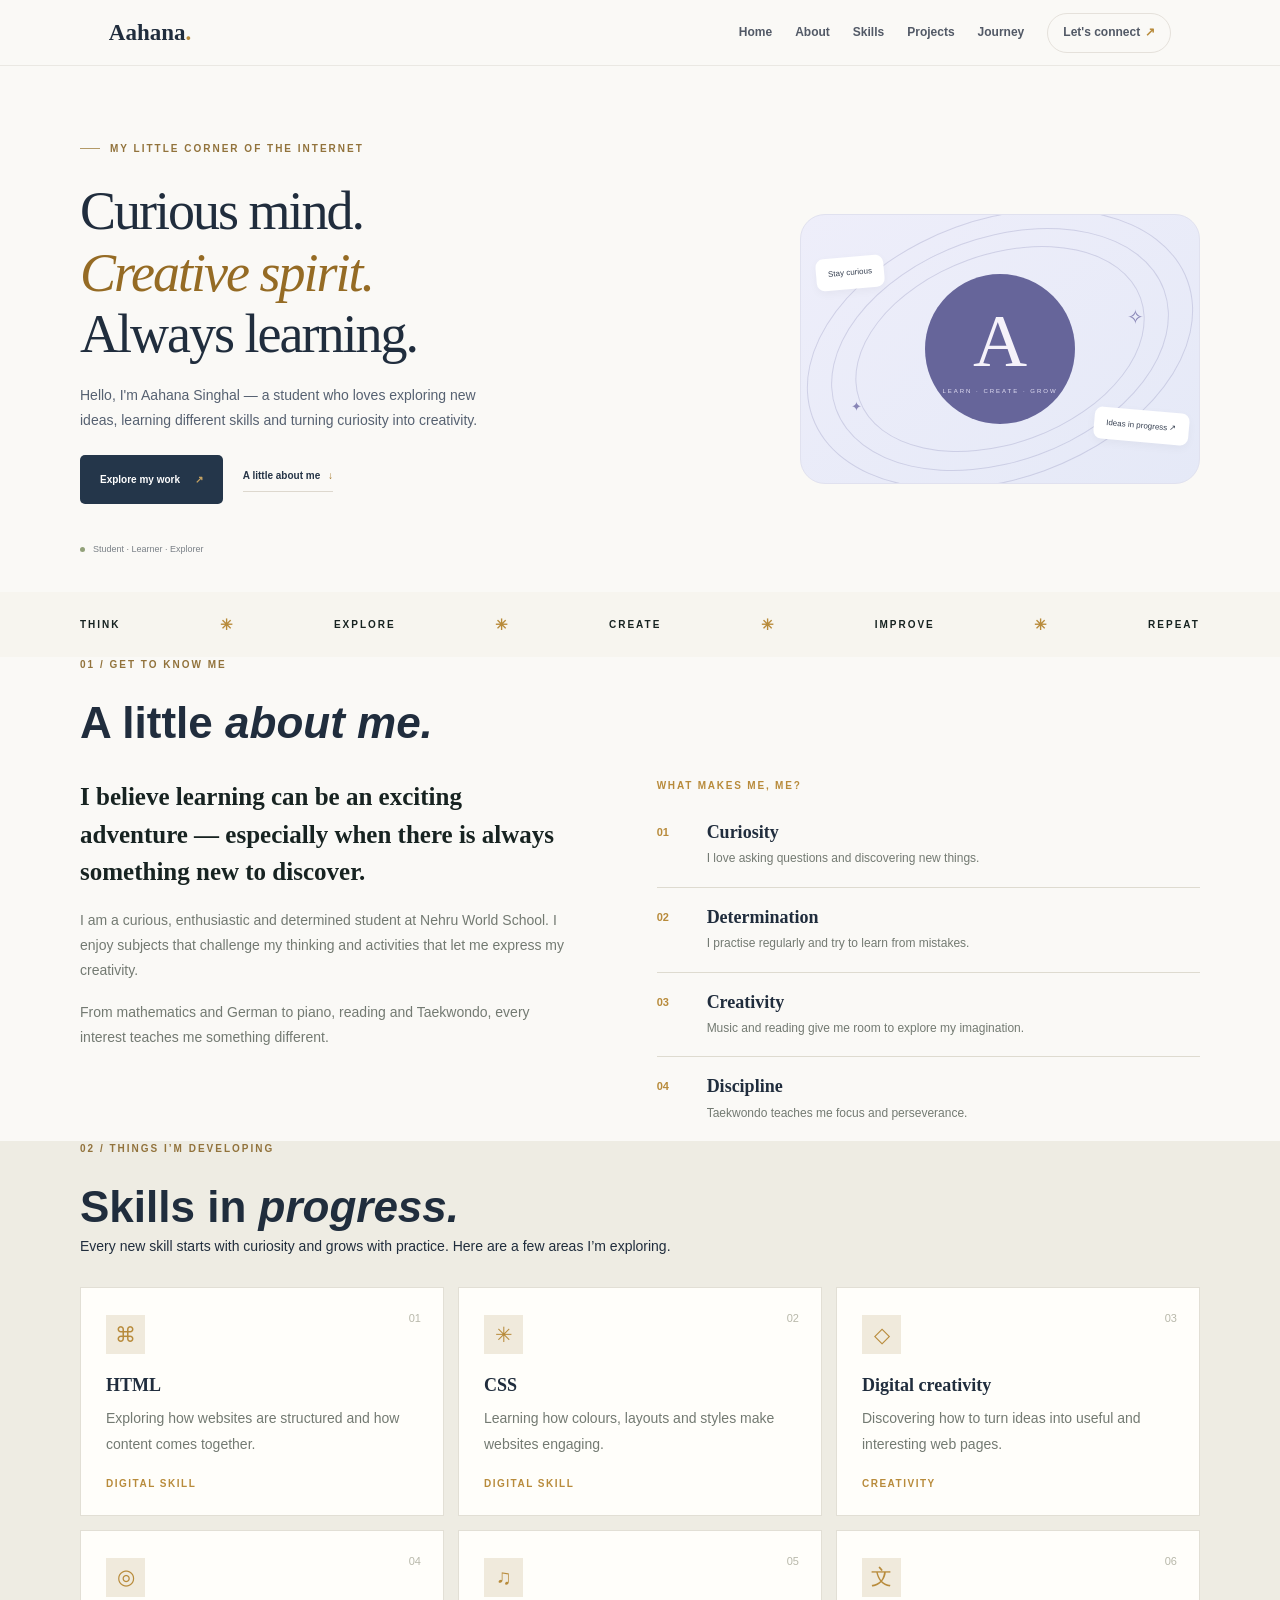
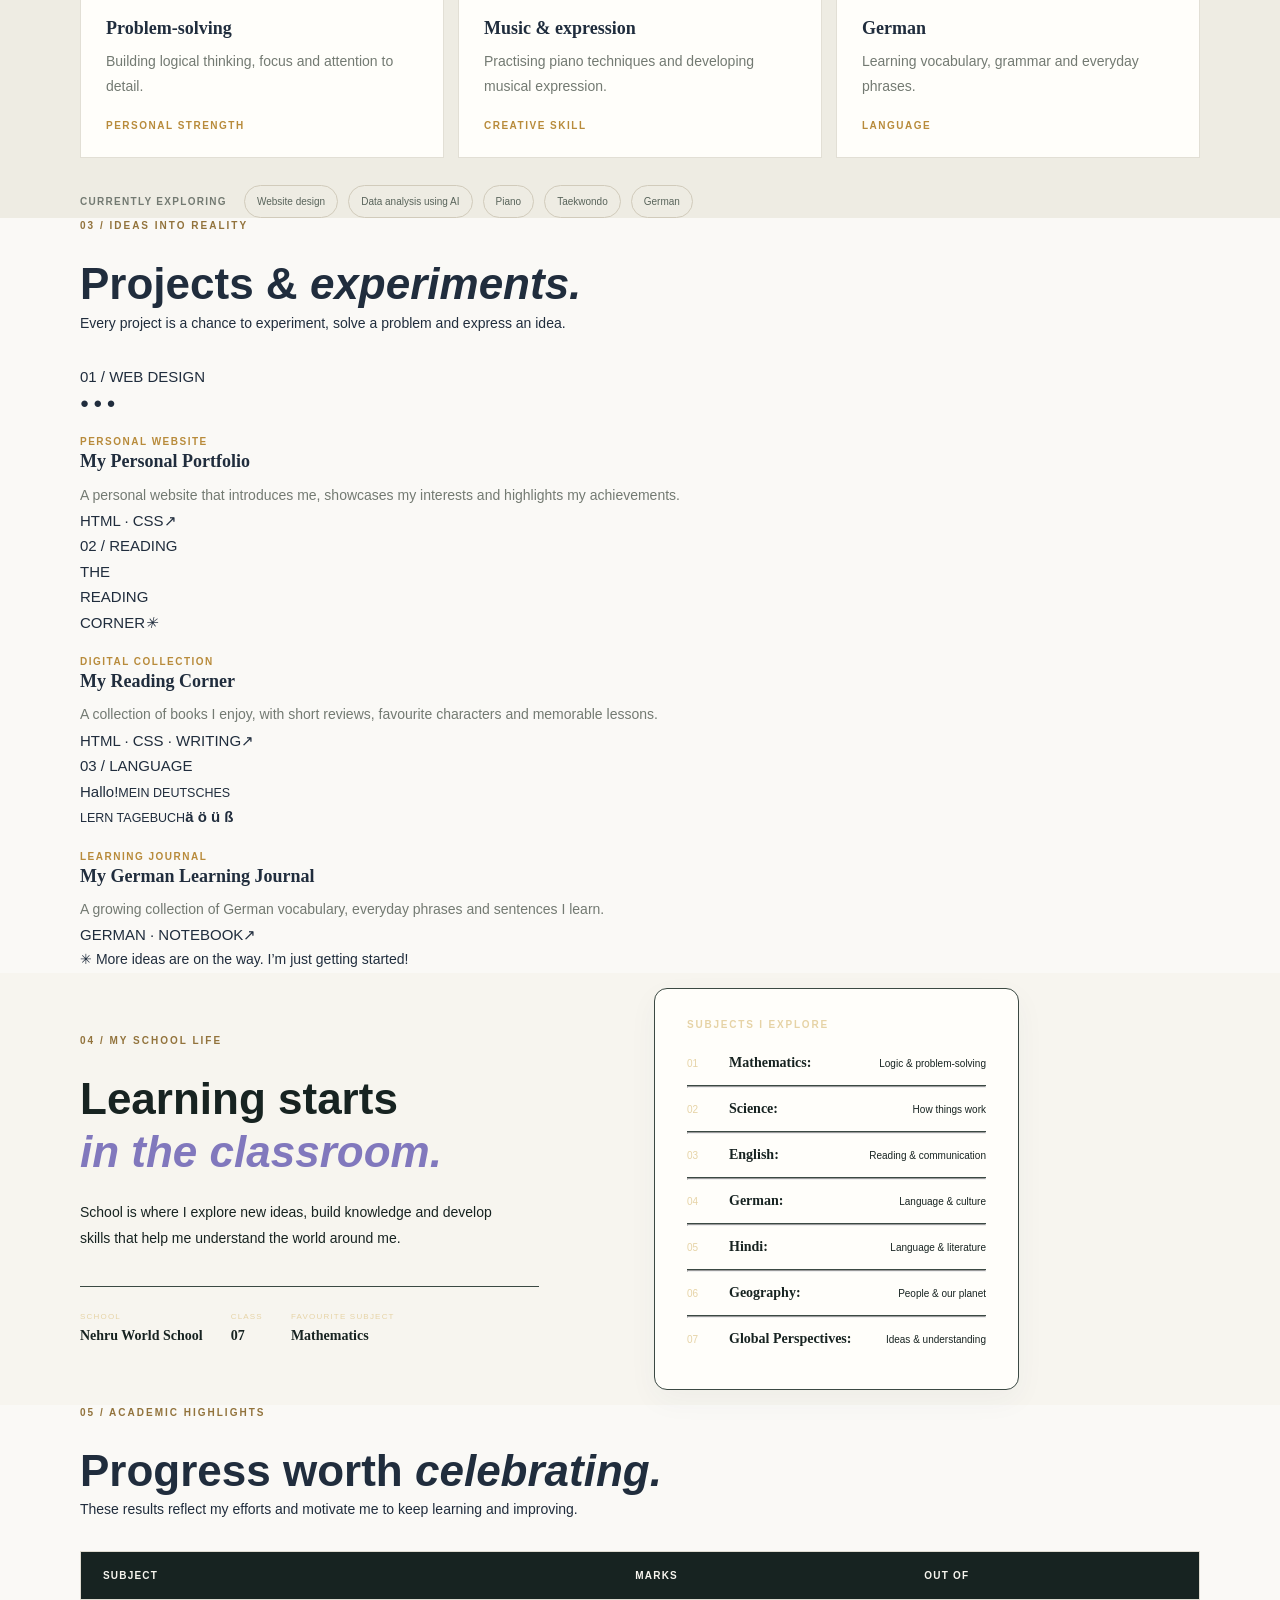
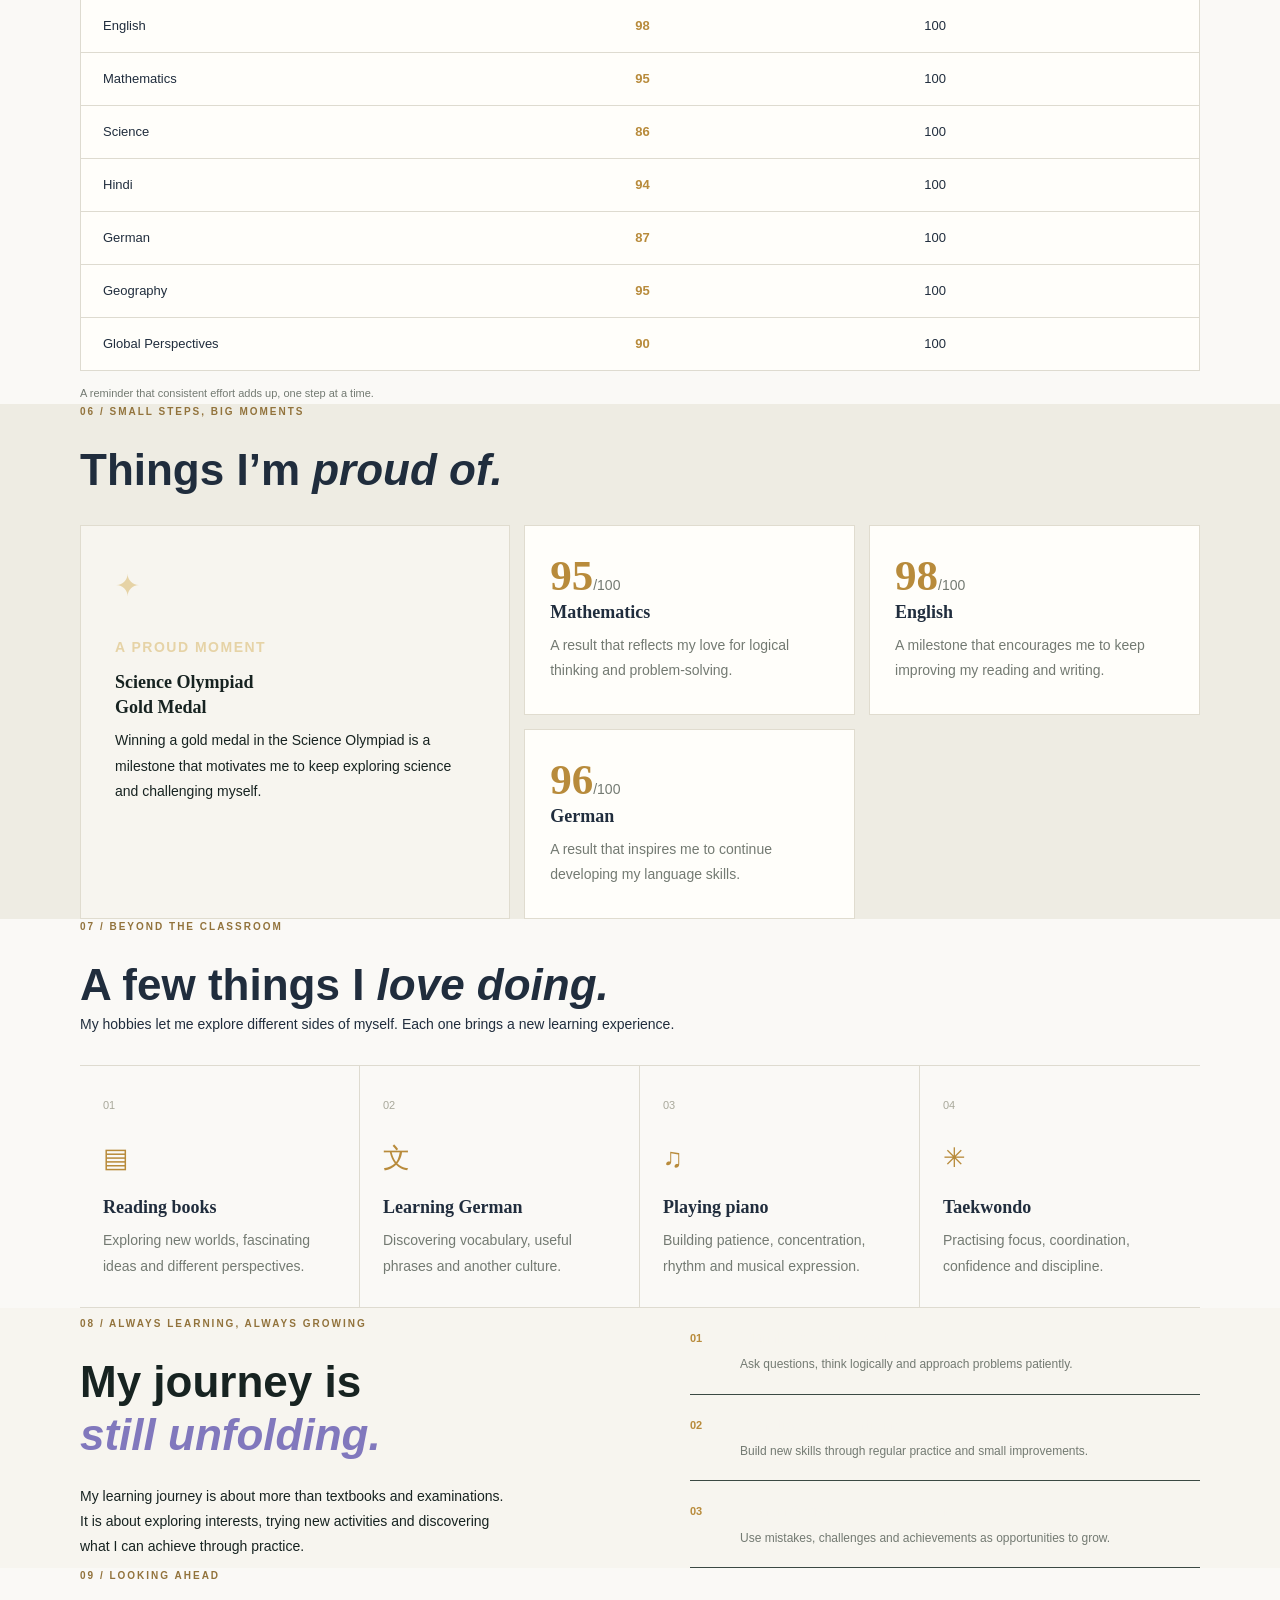
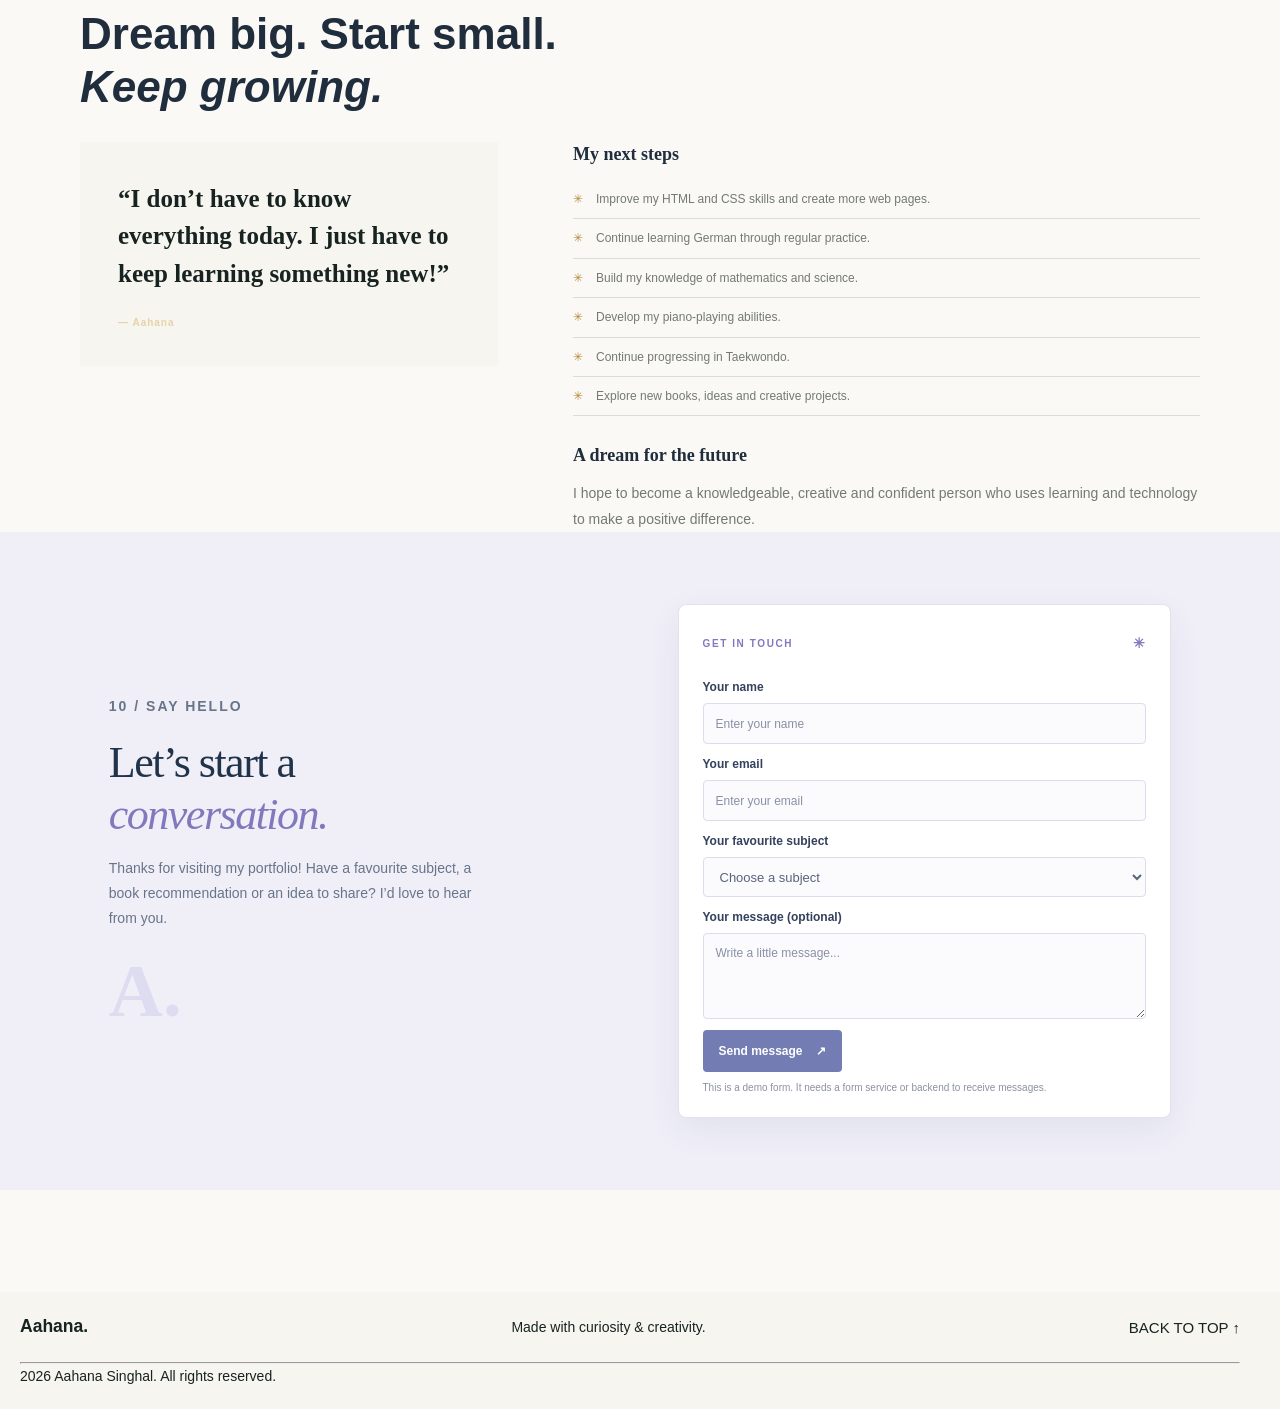
<file: index.html>
<!DOCTYPE html>
<html lang="en">
 <head>
  <meta charset="utf-8"/>
  <meta name="viewport" content="width=device-width, initial-scale=1.0">
  <title>
   My Portfolio
  </title>
  <link href="style.css" rel="stylesheet"/>
 </head>
 <body>
  <!-- ================= NAVBAR ================= -->
  <nav class="navbar">
    <div class="navbar-name">Aahana<span>.</span></div>

    <div class="navbar-links">
      <a href="#home">Home</a>

      <!-- About dropdown -->
      <div class="dropdown">
        <a href="#about" class="dropbtn">About</a>
        <div class="dropdown-content">
          <a href="#about">About Me</a>
          <a href="#school">My School</a>
          <a href="#hobbies">My Hobbies</a>
        </div>
      </div>

      <!-- Skills dropdown -->
      <div class="dropdown">
        <a href="#skills" class="dropbtn">Skills</a>
        <div class="dropdown-content">
          <a href="#skills">My Skills</a>
          <a href="#marks">My Marks</a>
          <a href="#achievements">Achievements</a>
          <a href="#journey">My Journey</a>
        </div>
      </div>

      <a href="#projects">Projects</a>
      <a href="#journey">Journey</a>
      <a href="#contact" class="connect-btn">Let's connect <span>↗</span></a>
    </div>
  </nav>

  <!-- ================= HERO SECTION ================= -->
  <section class="hero" id="home">
    <!-- Hero section left: introduction and buttons -->
    <div class="hero-content">
      <div class="eyebrow"><span class="line"></span> MY LITTLE CORNER OF THE INTERNET</div>
      <h1>Curious mind.<br><span>Creative spirit.</span><br>Always learning.</h1>
      <p class="intro-text">Hello, I'm Aahana Singhal — a student who loves exploring new ideas, learning different skills and turning curiosity into creativity.</p>
      <div class="hero-buttons">
        <a href="#projects" class="primary-btn">Explore my work <span>↗</span></a>
        <a href="#about" class="secondary-btn">A little about me <span>↓</span></a>
      </div>
      <div class="hero-footer"><span class="green-dot"></span> Student · Learner · Explorer</div>
    </div>


    <!-- Hero section right: decorative orbital graphic -->
    <div class="hero-graphic" aria-label="Decorative learning and creativity graphic">
      <div class="orbit orbit-one"></div>
      <div class="orbit orbit-two"></div>
      <div class="orbit orbit-three"></div>
      <div class="center-circle"><span class="letter">A</span><span class="circle-caption">LEARN · CREATE · GROW</span></div>
      <span class="star star-one">✳</span><span class="star star-two">✧</span>
      <span class="star star-three">✦</span><span class="star star-four">✳</span>
      <div class="floating-label label-one">Stay curious</div>
      <div class="floating-label label-two">Ideas in progress ↗</div>
    </div>
  </section>
  
      <section class="intro-strip">
      <div class="container strip-inner">
        <span>THINK</span><i>✳</i><span>EXPLORE</span><i>✳</i><span>CREATE</span><i>✳</i><span>IMPROVE</span><i>✳</i><span>REPEAT</span>
      </div>
    </section>

        <section class="section container" id="about">
      <div class="section-heading">
        <p class="eyebrow">01 / GET TO KNOW ME</p>
        <h2>A little <em>about me.</em></h2>
      </div>
      <div class="about-layout">
        <div class="about-lead">
          <p class="large-copy">I believe learning can be an exciting adventure — especially when there is always something new to discover.</p>
          <p>I am a curious, enthusiastic and determined student at Nehru World School. I enjoy subjects that challenge my thinking and activities that let me express my creativity.</p>
          <p>From mathematics and German to piano, reading and Taekwondo, every interest teaches me something different.</p>
        </div>
        <div class=""marks-wrap>
          <p class="panel-label">WHAT MAKES ME, ME?</p>
          <article class="value-item"><span>01</span><div><h3>Curiosity</h3><p>I love asking questions and discovering new things.</p></div></article>
          <article class="value-item"><span>02</span><div><h3>Determination</h3><p>I practise regularly and try to learn from mistakes.</p></div></article>
          <article class="value-item"><span>03</span><div><h3>Creativity</h3><p>Music and reading give me room to explore my imagination.</p></div></article>
          <article class="value-item"><span>04</span><div><h3>Discipline</h3><p>Taekwondo teaches me focus and perseverance.</p></div></article>
      </div>
    </section>


 

  <!--  New Skills Part  -->
  <section class="section section-soft" id="skills">
      <div class="container">
        <div class="section-heading">
          <p class="eyebrow">02 / THINGS I’M DEVELOPING</p>
          <h2>Skills in <em>progress.</em></h2>
          <p class="section-intro">Every new skill starts with curiosity and grows with practice. Here are a few areas I’m exploring.</p>
        </div>
        <div class="skill-grid">
          <article class="skill-card">
            <span class="card-number">01</span>
            <div class="skill-icon">&#8984</div>
            <h3>HTML</h3>
            <p>Exploring how websites are structured and how content comes together.</p>
            <span class="card-tag">DIGITAL SKILL</span>
          </article>
          <article class="skill-card"><span class="card-number">02</span><div class="skill-icon">✳</div><h3>CSS</h3><p>Learning how colours, layouts and styles make websites engaging.</p><span class="card-tag">DIGITAL SKILL</span></article>
          <article class="skill-card"><span class="card-number">03</span><div class="skill-icon">◇</div><h3>Digital creativity</h3><p>Discovering how to turn ideas into useful and interesting web pages.</p><span class="card-tag">CREATIVITY</span></article>
          <article class="skill-card"><span class="card-number">04</span><div class="skill-icon">◎</div><h3>Problem-solving</h3><p>Building logical thinking, focus and attention to detail.</p><span class="card-tag">PERSONAL STRENGTH</span></article>
          <article class="skill-card"><span class="card-number">05</span><div class="skill-icon">♫</div><h3>Music & expression</h3><p>Practising piano techniques and developing musical expression.</p><span class="card-tag">CREATIVE SKILL</span></article>
          <article class="skill-card"><span class="card-number">06</span><div class="skill-icon">文</div><h3>German</h3><p>Learning vocabulary, grammar and everyday phrases.</p><span class="card-tag">LANGUAGE</span></article>
        </div>
        <div class="currently-learning">
          <span class="learning-label">CURRENTLY EXPLORING</span>
          <span>Website design</span><span>Data analysis using AI</span><span>Piano</span><span>Taekwondo</span><span>German</span>
        </div>
      </div>
    </section>

  <section class="section container" id="projects">
      <div class="section-heading heading-row">
        <div><p class="eyebrow">03 / IDEAS INTO REALITY</p><h2>Projects & <em>experiments.</em></h2></div>
        <p class="section-intro">Every project is a chance to experiment, solve a problem and express an idea.</p>
      </div>
      <div class="project-grid">
        <article class="project-card project-featured">
          <div class="project-visual visual-one"><span class="visual-label">01 / WEB DESIGN</span><div class="browser-window"><div class="browser-dots">● ● ●</div><div class="browser-lines"><b></b><i></i><i></i></div><div class="browser-blocks"><span></span><span></span><span></span></div></div></div>
          <div class="project-info"><p class="project-type">PERSONAL WEBSITE</p><h3>My Personal Portfolio</h3><p>A personal website that introduces me, showcases my interests and highlights my achievements.</p><div class="project-bottom"><span>HTML · CSS</span><span class="project-arrow">↗</span></div></div>
        </article>
        <article class="project-card">
          <div class="project-visual visual-two"><span class="visual-label">02 / READING</span><div class="book-art"><span>THE<br>READING<br>CORNER</span><i>✳</i></div></div>
          <div class="project-info"><p class="project-type">DIGITAL COLLECTION</p><h3>My Reading Corner</h3><p>A collection of books I enjoy, with short reviews, favourite characters and memorable lessons.</p><div class="project-bottom"><span>HTML · CSS · WRITING</span><span class="project-arrow">↗</span></div></div>
        </article>
        <article class="project-card">
          <div class="project-visual visual-three"><span class="visual-label">03 / LANGUAGE</span><div class="journal-art"><span>Hallo!</span><small>MEIN DEUTSCHES<br>LERN TAGEBUCH</small><b>ä ö ü ß</b></div></div>
          <div class="project-info"><p class="project-type">LEARNING JOURNAL</p><h3>My German Learning Journal</h3><p>A growing collection of German vocabulary, everyday phrases and sentences I learn.</p><div class="project-bottom"><span>GERMAN · NOTEBOOK</span><span class="project-arrow">↗</span></div></div>
        </article>
      </div>
      <p class="next-project-note"><span>✳</span> More ideas are on the way. I’m just getting started!</p>
    </section>

  <!--academics-->
      <section class="section section-dark" id="school">
      <div class="container academic-layout">
        <div>
          <p class="eyebrow">04 / MY SCHOOL LIFE</p>
          <h2>Learning starts<br><em>in the classroom.</em></h2>
          <p class="dark-copy">School is where I explore new ideas, build knowledge and develop skills that help me understand the world around me.</p>
          <div class="school-facts"><div><span>SCHOOL</span><strong>Nehru World School</strong></div><div><span>CLASS</span><strong>07</strong></div><div><span>FAVOURITE SUBJECT</span><strong>Mathematics</strong></div></div>
        </div>
        <div class="cards">
        <div class="subject-panel">
          <p class="panel-label">SUBJECTS I EXPLORE</p>
          <div class="subject-row"><span>01</span><b>Mathematics:</b><small>Logic & problem-solving</small></div>
          <hr><div class="subject-row"><span>02</span><b>Science:</b><small>How things work</small></div>
          <hr><div class="subject-row"><span>03</span><b>English:</b><small>Reading & communication</small></div>
          <hr><div class="subject-row"><span>04</span><b>German:</b><small>Language & culture</small></div>
          <hr><div class="subject-row"><span>05</span><b>Hindi:</b><small>Language & literature</small></div>
          <hr><div class="subject-row"><span>06</span><b>Geography:</b><small>People & our planet</small></div>
         <hr><div class="subject-row"><span>07</span><b>Global Perspectives:</b><small>Ideas & understanding</small></div>
        </div>
        </div>
      </div>
    </section>

  <!-- My marks table-->
  <section class="section container" id="marks">
      <div class="section-heading">
        <p class="eyebrow">05 / ACADEMIC HIGHLIGHTS</p>
        <h2>Progress worth <em>celebrating.</em></h2>
        <p class="section-intro">These results reflect my efforts and motivate me to keep learning and improving.</p>
      </div>
      <div class="marks-wrap">
        <table class="marks-table">
          <thead><tr><th>Subject</th><th>Marks</th><th>Out of</th></tr></thead>
          <tbody>
            <tr><td>English</td><td>98</td><td>100</td></tr>
            <tr><td>Mathematics</td><td>95</td><td>100</td></tr>
            <tr><td>Science</td><td>86</td><td>100</td></tr>
            <tr><td>Hindi</td><td>94</td><td>100</td></tr>
            <tr><td>German</td><td>87</td><td>100</td></tr>
            <tr><td>Geography</td><td>95</td><td>100</td></tr>
            <tr><td>Global Perspectives</td><td>90</td><td>100</td></tr>
          </tbody>
        </table>
      </div>
      <p class="table-note">A reminder that consistent effort adds up, one step at a time.</p>
    </section>
  
  <!--achievments-->
   <section class="section section-soft" id="achievements">
      <div class="container">
        <div class="section-heading">
          <p class="eyebrow">06 / SMALL STEPS, BIG MOMENTS</p>
          <h2>Things I’m <em>proud of.</em></h2>
        </div>
        <div class="achievement-grid">
          <article class="achievement-card achievement-main"><span class="achievement-symbol">✦</span><p class="project-type">A PROUD MOMENT</p><h3>Science Olympiad<br>Gold Medal</h3><p>Winning a gold medal in the Science Olympiad is a milestone that motivates me to keep exploring science and challenging myself.</p></article>
          <article class="achievement-card"><span class="achievement-score">95<span>/100</span></span><h3>Mathematics</h3><p>A result that reflects my love for logical thinking and problem-solving.</p></article>
          <article class="achievement-card"><span class="achievement-score">98<span>/100</span></span><h3>English</h3><p>A milestone that encourages me to keep improving my reading and writing.</p></article>
          <article class="achievement-card"><span class="achievement-score">96<span>/100</span></span><h3>German</h3><p>A result that inspires me to continue developing my language skills.</p></article>
        </div>
      </div>
    </section>
      
   <section class="section container" id="hobbies">
      <div class="section-heading">
        <p class="eyebrow">07 / BEYOND THE CLASSROOM</p>
        <h2>A few things I <em>love doing.</em></h2>
        <p class="section-intro">My hobbies let me explore different sides of myself. Each one brings a new learning experience.</p>
      </div>
      <div class="hobby-grid">
        <article class="hobby-item"><span>01</span><div class="hobby-icon">▤</div><h3>Reading books</h3><p>Exploring new worlds, fascinating ideas and different perspectives.</p></article>
        <article class="hobby-item"><span>02</span><div class="hobby-icon">文</div><h3>Learning German</h3><p>Discovering vocabulary, useful phrases and another culture.</p></article>
        <article class="hobby-item"><span>03</span><div class="hobby-icon">♫</div><h3>Playing piano</h3><p>Building patience, concentration, rhythm and musical expression.</p></article>
        <article class="hobby-item"><span>04</span><div class="hobby-icon">✳</div><h3>Taekwondo</h3><p>Practising focus, coordination, confidence and discipline.</p></article>
      </div>
    </section>
 
    <section class="section section-dark journey-section" id="journey">
      <div class="container journey-layout">
        <div><p class="eyebrow">08 / ALWAYS LEARNING, ALWAYS GROWING</p><h2>My journey is<br><em>still unfolding.</em></h2><p class="dark-copy">My learning journey is about more than textbooks and examinations. It is about exploring interests, trying new activities and discovering what I can achieve through practice.</p></div>
        <div class="journey-list">
          <article><span>01</span><div><h3>Think with curiosity</h3><p>Ask questions, think logically and approach problems patiently.</p></div></article>
          <article><span>02</span><div><h3>Practise with patience</h3><p>Build new skills through regular practice and small improvements.</p></div></article>
          <article><span>03</span><div><h3>Learn from every experience</h3><p>Use mistakes, challenges and achievements as opportunities to grow.</p></div></article>
        </div>
      </div>
    </section>
 

    <section class="section container" id="goals">
      <div class="section-heading">
        <p class="eyebrow">09 / LOOKING AHEAD</p>
        <h2>Dream big. Start small.<br><em>Keep growing.</em></h2>
      </div>
      <div class="goals-layout">
        <div class="goal-quote">“I don’t have to know everything today. I just have to keep learning something new!”<span>— Aahana</span></div>
        <div class="goal-content">
          <h3>My next steps</h3>
          <ul class="goal-list">
            <li>Improve my HTML and CSS skills and create more web pages.</li>
            <li>Continue learning German through regular practice.</li>
            <li>Build my knowledge of mathematics and science.</li>
            <li>Develop my piano-playing abilities.</li>
            <li>Continue progressing in Taekwondo.</li>
            <li>Explore new books, ideas and creative projects.</li>
          </ul>
          <h3 class="future-heading">A dream for the future</h3>
          <p>I hope to become a knowledgeable, creative and confident person who uses learning and technology to make a positive difference.</p>
        </div>
      </div>
    </section>

 
<!--=====================================
Contact
\-->
  <section class="contact" id="contact">
    <div class="contact-layout">
      <div class="contact-copy">
        <p class="contact-eyebrow">10 / SAY HELLO</p>
        <h2>Let’s start a<br><em>conversation.</em></h2>
        <p>Thanks for visiting my portfolio! Have a favourite subject, a book recommendation or an idea to share? I’d love to hear from you.</p>
        <div class="contact-mark">A.</div>
      </div>

      <div class="contact-card">
        <div class="contact-card-top">
          <span>GET IN TOUCH</span>
          <span>✳</span>
        </div>
        <form id="contact-form">
          <label for="name">Your name</label>
          <input id="name" name="name" placeholder="Enter your name" required type="text"/>

          <label for="email">Your email</label>
          <input id="email" name="email" placeholder="Enter your email" required type="email"/>

          <label for="subject">Your favourite subject</label>
          <select id="subject" name="subject" required>
            <option value="">Choose a subject</option>
            <option value="maths">Maths</option>
            <option value="science">Science</option>
            <option value="history">History</option>
            <option value="english">English</option>
          </select>

          <label for="message">Your message (optional)</label>
          <textarea id="message" name="message" placeholder="Write a little message..." rows="3"></textarea>

          <button type="submit">Send message <span>↗</span></button>
        </form>
        <p class="contact-note">This is a demo form. It needs a form service or backend to receive messages.</p>
      </div>
    </div>
   </section>
  <br/>
  <br/>
  <br/>
  <br/>
  <!--FOOTER-->
  <footer class="site-footer">
    <!-- Footer top row -->
    <div class="top">
        <h3 class="footer-name">Aahana.</h3>
        <p class="footer-message">
            Made with curiosity & creativity.
        </p>
        <a href="#home" class="back-to-top">
            BACK TO TOP ↑
        </a>
    </div>
    <hr class="footer-line">
    <p class="copyright">
       2026 Aahana Singhal. All rights reserved.
    </p>

</footer>
 </body>
</html>
</file>
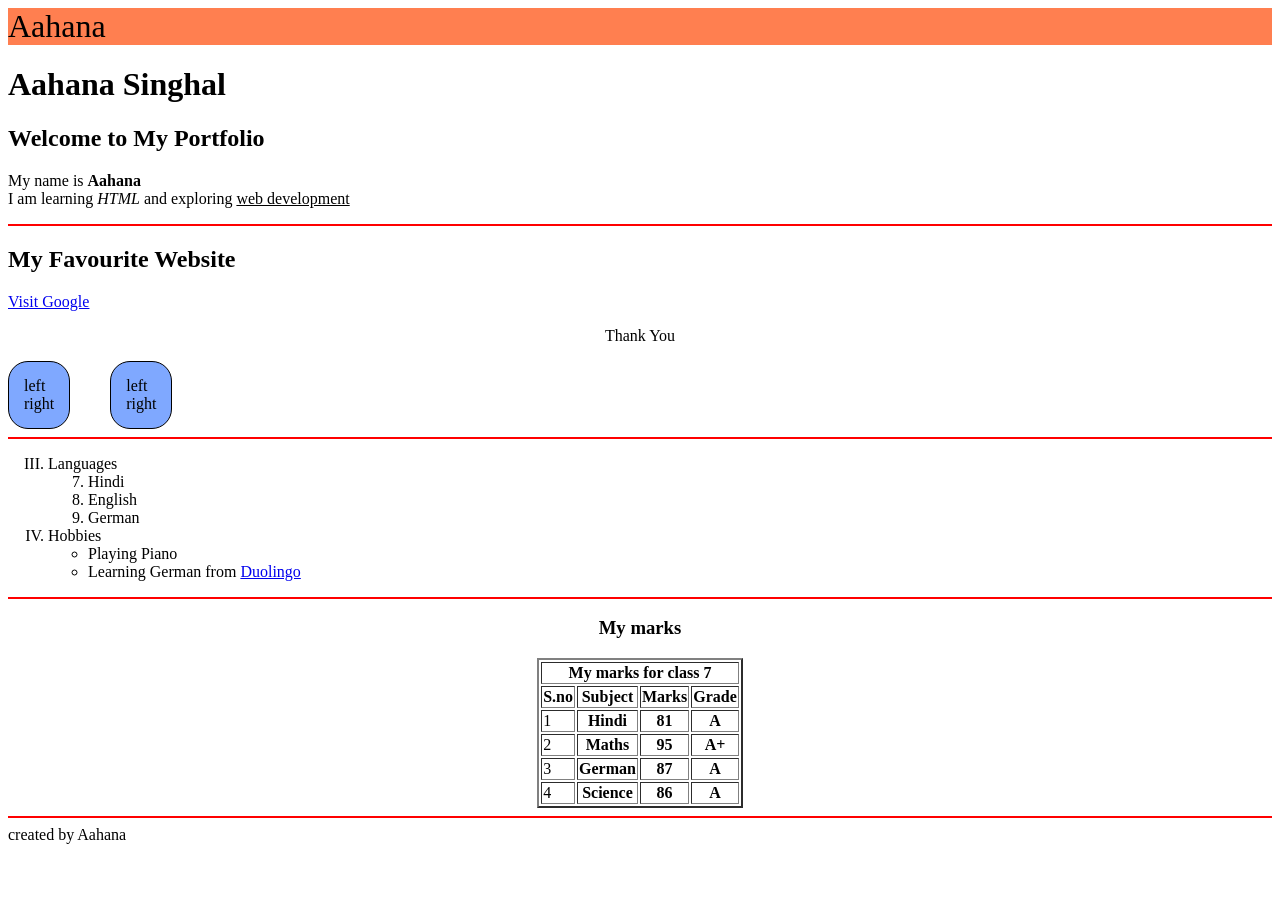
<file: about us.html>
<!DOCTYPE html>
<html lang="en">
<head>
    <meta charset="UTF-8">
    <meta name="viewport" content="width=device-width, initial-scale=1.0">
    <title>Document</title>
<style>
.card{
    background-color: rgb(127, 168, 255);
    padding: 15px;
    border-radius: 20px;
    border: 1px solid rgb(0, 0, 0);
    
}  
.cards {
display: flex ;
gap: 40px;
}

.navbar{
    background-color: coral;
    position: sticky;

}

.navbar-name{
    font-size: xx-large;
}


</style>


</head>
<body>

 <!-- Navbar Section-->   
<nav class="navbar">
    <div class="navbar-name">Aahana</div>

    <div class="navbar-links">

        <a href=""></a>
    </div> 
</nav>





<h1>Aahana Singhal</h1>
<h2>Welcome to My Portfolio</h2>
<p>My name is <b>Aahana</b><br>
I am learning <i>HTML</i> and exploring <u>web development</u></p>
<hr color="red">
<h2>My Favourite Website</h2>
<a href="https://www.google.com/"><u>Visit Google</u></a>
<p align="center">Thank You</p>    

<div class="cards">
    <div class="card">

<div>left</div>    
<div>right</div>


</div>

<div class="card">

<div>left</div>    
<div>right</div>


</div>
</div>



<hr color="red">

<ol type="I" start="3">
<li>Languages</li>
<ol start="7">
<li>Hindi</li>
<li>English</li>
<li>German</li>
</ol>

<!--This is for hobbies -->

<li>Hobbies</li>
<ul>
<li>Playing Piano</li>
<li>Learning German from <a href="https://www.duolingo.com/log-in" target="parent"  >Duolingo</a></li>
</ul>
</ol>  


<hr color="red">
<!-- My marks table-->

<h3 align="center">My marks</h3>
<table border="2" align="center">

<tr>
    <th colspan="4">My marks for class 7</th>
</tr>    
<tr>
    <th>S.no</th>
    <th>Subject</th>
    <th>Marks</th>
    <th>Grade</th>
</tr>
<tr>
    <td>1</td>
    <th>Hindi</th>
    <th>81</th>
    <th>A</th>
</tr>
<tr>
    <td>2</td>
    <th>Maths</th>
    <th>95</th>
    <th>A+</th>
</tr>
<tr>
    <td>3</td>
    <th>German</th>
    <th>87</th>
    <th>A</th>
</tr>
<tr>
    <td>4</td>
    <th>Science</th>
    <th>86</th>
    <th>A</th>
</tr>

</table>


<hr color="red">



<!-- Footer-->

<footer> 
created by Aahana    
</footer>

</body>
</html>
</file>
<file: style.css>
/* =========================================
   1. ROOT VARIABLES
   Used throughout the website
   ========================================= */
:root {
  --ink: #172321;
  --ink-soft: #24332f;
  --paper: #f7f5ef;
  --paper-deep: #eeece3;
  --white: #fffefa;
  --gold: #b88b3b;
  --gold-light: #e6d3a6;
  --muted: #737a72;
  --line: #dedbd0;
  --serif: "Playfair Display", Georgia, serif;
  --sans: "DM Sans", Arial, sans-serif;
}

* { margin: 0; padding: 0; box-sizing: border-box; }
html { scroll-behavior: smooth; scroll-padding-top: 95px; }
body {
  background: var(--paper);
  color: var(--ink);
  font-family: var(--sans);
  line-height: 1.7;
  -webkit-font-smoothing: antialiased;
}
a { color: inherit; text-decoration: none; }
button, input, select, textarea { font: inherit; }
.container { width: min(1120px, calc(100% - 48px)); margin-inline: auto; }



/* =========================================
   2. GENERAL PAGE STYLING
   HTML: <body>
   ========================================= */
* { box-sizing: border-box; }
html { scroll-behavior: smooth; }
body {
    margin: 0;
    background-color: #faf9f6;
    color: #202d3d;
    font-family: Arial, sans-serif;
}

/* =========================================
   3. NAVBAR
   HTML: <nav class="navbar">
   ========================================= */
.navbar {
    height: 60px;
    padding: 0 8.5%;
    display: flex;
    align-items: center;
    justify-content: space-between;
    background: #faf9f6;
    border-bottom: 1px solid #eae8e3;
    position: sticky;
    top: 0;
    z-index: 1000;
}

.navbar-name {
    color: #202d3d;
    font-family: Georgia, serif;
    font-size: 23px;
    font-weight: bold;
}
.navbar-name span { color: var(--gold); }
.navbar-links {
    display: flex;
    align-items: center;
    gap: 25px;
}
.navbar-links a {
    color: #525966;
    font-size: 10px;
    font-weight: bold;
    text-decoration: none;
    transition: color .3s ease;
}
.navbar-links a:hover { color: var(--gold); }
.connect-btn {
    border: 1px solid #e5e1db;
    padding: 11px 17px;
    border-radius: 30px;
}
.connect-btn span { color: var(--gold); margin-left: 5px; }

/* =========================================
   4. DROPDOWN MENU
   HTML: <div class="dropdown"> inside navbar
   ========================================= */
.dropdown { position: relative; }
.dropdown-content {
    display: none;
    position: absolute;
    top: 100%;
    left: 0;
    min-width: 160px;
    background: #faf9f6;
    color: #525966;
    border: 1px solid #e5e1db;
    border-radius: 10px;
    box-shadow: 0 8px 20px rgba(20, 30, 40, .08);
    z-index: 1001;
    text-align: left;
    overflow: hidden;
}
.dropdown-content a {
    display: block;
    padding: 10px 14px;
    color: #525966;
    white-space: nowrap;
    text-decoration: none;
}
.dropdown:hover .dropdown-content,
.dropdown:focus-within .dropdown-content { display: block; }
.dropdown-content a:hover { background: #eeeae2; color: #202d3d; }

/* =========================================
   5. HERO SECTION - LEFT CONTENT
   HTML: <section class="hero"> / .hero-content
   ========================================= */
.hero {
    min-height: 395px;
    padding: 75px 8.5% 35px;
    display: flex;
    align-items: center;
    justify-content: space-between;
    gap: 50px;
}
.hero-content { flex: 1; max-width: 510px; }
.eyebrow {
    display: flex;
    align-items: center;
    gap: 10px;
    margin-bottom: 25px;
    color: #92733c;
    font-size: 9px;
    font-weight: bold;
    letter-spacing: 2px;
}
.line { width: 20px; height: 1px; background: #b39a67; }
.hero h1 {
    margin: 0 0 17px;
    font-family: Georgia, serif;
    font-size: clamp(38px, 5vw, 55px);
    line-height: 1.05;
    letter-spacing: -2px;
    font-weight: normal;
}
.hero h1 span { color: #956b24; font-style: italic; }
.intro-text { max-width: 430px; color: #566171; font-size: 11px; line-height: 2; }
.hero-buttons { display: flex; align-items: center; gap: 20px; margin-top: 22px; }
.primary-btn {
    display: inline-block;
    padding: 16px 20px;
    background: #24364a;
    color: white;
    text-decoration: none;
    border-radius: 5px;
    font-size: 10px;
    font-weight: bold;
    transition: transform .3s ease;
}
.primary-btn:hover { transform: translateY(-3px); }
.primary-btn span { color: #c6a363; margin-left: 12px; }
.secondary-btn {
    color: #263547;
    text-decoration: none;
    font-size: 10px;
    font-weight: bold;
    border-bottom: 1px solid #ddd8ce;
    padding-bottom: 7px;
}
.secondary-btn span { color: #a27626; margin-left: 5px; }
.hero-footer {
    display: flex;
    align-items: center;
    gap: 8px;
    margin-top: 38px;
    color: #7a8087;
    font-size: 9px;
}
.green-dot { width: 5px; height: 5px; background: #92a17a; border-radius: 50%; }

/* =========================================
   6. HERO GRAPHIC - RIGHT SIDE
   HTML: <div class="hero-graphic">
   ========================================= */
.hero-graphic {
    flex: 1;
    max-width: 400px;
    height: 270px;
    position: relative;
    display: flex;
    align-items: center;
    justify-content: center;
    background: linear-gradient(145deg, #eeeeFA, #e5e9f7);
    border: 1px solid #e0e1ef;
    border-radius: 25px;
    overflow: hidden;
}
.orbit { position: absolute; border: 1px solid rgba(120, 122, 170, .25); border-radius: 50%; transform: rotate(-20deg); }
.orbit-one { width: 300px; height: 190px; }
.orbit-two { width: 350px; height: 225px; }
.orbit-three { width: 400px; height: 260px; }
.center-circle {
    width: 150px;
    height: 150px;
    background: #66659a;
    border-radius: 50%;
    display: flex;
    flex-direction: column;
    align-items: center;
    justify-content: center;
    z-index: 2;
}
.letter { color: #f5f2fa; font-family: Georgia, serif; font-size: 75px; line-height: 1; }
.circle-caption { margin-top: 8px; color: #e4e1f5; font-size: 6px; letter-spacing: 2px; }
.star { position: absolute; color: #8885b6; }
.star-one { top: 85px; left: 160px; font-size: 14px; }
.star-two { top: 85px; right: 55px; font-size: 20px; }
.star-three { bottom: 65px; left: 50px; font-size: 13px; }
.star-four { top: 105px; right: 160px; font-size: 12px; }
.floating-label {
    position: absolute;
    z-index: 3;
    padding: 9px 12px;
    background: white;
    color: #384253;
    border-radius: 8px;
    box-shadow: 0 3px 10px rgba(0, 0, 0, .04);
    font-size: 8px;
}
.label-one { top: 42px; left: 15px; transform: rotate(-5deg); }
.label-two { bottom: 42px; right: 10px; transform: rotate(5deg); }

/* =========================================
   7. RESPONSIVE NAVBAR AND HERO
   ========================================= */
@media (max-width: 750px) {
    .navbar { padding: 0 5%; }
    .navbar-links { gap: 12px; }
    .navbar-links a { font-size: 9px; }
    .hero { padding: 50px 5%; gap: 25px; }
    .hero h1 { font-size: 40px; }
    .hero-graphic { max-width: 320px; height: 240px; }
}
@media (max-width: 600px) {
    .navbar { height: auto; padding: 15px 5%; flex-direction: column; gap: 15px; }
    .navbar-links { flex-wrap: wrap; justify-content: center; }
    .hero { flex-direction: column; align-items: stretch; }
    .hero-content { max-width: 100%; }
    .hero-graphic { width: 100%; max-width: 100%; }
    .hero h1 { font-size: 42px; }
}

/* =========================================
   5. PROJECT CARDS
   HTML: <section class="cards"><div class="card">
   ========================================= */
.cards {
    display: flex;
    padding: 15px;
    border-radius: 20px 30px;
    gap: 40px;
}

.card {
    display: flex;
    flex-direction: column;
    gap: 25px;
    background-color: gold;
    padding: 30px;
    align-items: stretch;
    border-radius: 20px;
    border: 1px solid rgb(0, 0, 0);
    box-shadow: 0 4px 15px rgb(44, 1, 42);
    transition: transform 0.5s ease, box-shadow 0.5s ease;
}

/* Project card hover effect */
.card:hover {
    box-shadow: 0 4px 15px rgb(252, 252, 252);
    transform: translateY(-10px);
}

/* =========================================
   6. SKILLS SECTION
   HTML: <section class="section section-soft" id="skills">
   ========================================= */
.section-soft {
    background: var(--paper-deep);
}

/* Skills grid layout */
.skill-grid {
    display: grid;
    grid-template-columns: repeat(3, 1fr);
    gap: 14px;
}

/* Individual skill cards */
.skill-card {
    position: relative;
    background: var(--white);
    border: 1px solid #e2dfd5;
    padding: 27px 25px 24px;
    min-height: 225px;
    transition: transform .25s ease, box-shadow .25s ease;
}

/* Skill and project card hover effects */
.skill-card:hover,
.project-card:hover {
    transform: translateY(-5px);
    box-shadow: 0 15px 35px rgba(23, 35, 33, .08);
}

/* Number displayed on skill cards */
.card-number {
    position: absolute;
    top: 21px;
    right: 22px;
    color: #b8b8aa;
    font-size: 10px;
}

/* Icon inside each skill card */
.skill-icon {
    width: 39px;
    height: 39px;
    display: grid;
    place-items: center;
    background: #f0eadc;
    color: var(--gold);
    font-size: 21px;
    margin-bottom: 19px;
}

/* Skill, project, achievement and hobby headings */
.skill-card h3,
.project-info h3,
.achievement-card h3,
.hobby-item h3 {
    font: 600 20px var(--serif);
}

/* Descriptions inside cards */
.skill-card p,
.project-info > p:not(.project-type),
.achievement-card p,
.hobby-item p {
    color: var(--muted);
    font-size: 12px;
    line-height: 1.8;
    margin-top: 8px;
}

/* Tags and project category labels */
.card-tag,
.project-type {
    display: block;
    color: var(--gold);
    font-size: 8px;
    font-weight: 700;
    letter-spacing: 1.5px;
    margin-top: 19px;
}

/* =========================================
   7. CURRENTLY LEARNING
   HTML: <div class="currently-learning">
   ========================================= */
.currently-learning {
    display: flex;
    align-items: center;
    flex-wrap: wrap;
    gap: 10px;
    margin-top: 27px;
}

/* Currently learning label */
.learning-label {
    font-size: 9px;
    letter-spacing: 1.3px;
    color: var(--muted);
    font-weight: 700;
    margin-right: 7px;
}

/* Individual learning tags */
.currently-learning span:not(.learning-label) {
    background: transparent;
    border: 1px solid #d1cbbb;
    padding: 7px 12px;
    font-size: 10px;
    color: #59645b;
    border-radius: 30px;

}

/* Goals */
.goals-layout { display: grid; grid-template-columns: .8fr 1.2fr; gap: 75px; }
.goal-quote { background: var(--ink); color: var(--paper); padding: 38px; font: 600 25px/1.5 var(--serif); align-self: start; }
.goal-quote span { display: block; color: var(--gold-light); font: 600 10px var(--sans); letter-spacing: 1px; margin-top: 25px; }
.goal-content h3 { font: 600 20px var(--serif); margin-bottom: 13px; }
.goal-list { list-style: none; }
.goal-list li { position: relative; padding: 9px 0 9px 23px; color: var(--muted); font-size: 12px; border-bottom: 1px solid var(--line); }
.goal-list li::before { content: "✳"; position: absolute; left: 0; color: var(--gold); }
.future-heading { margin-top: 27px; }
.goal-content > p { color: var(--muted); font-size: 13px; }


/* Intro ticker */
.intro-strip { background: var(--ink); color: var(--paper); }
.strip-inner { min-height: 65px; display: flex; justify-content: space-between; align-items: center; gap: 15px; font-size: 10px; font-weight: 700; letter-spacing: 2px; }
.strip-inner i { color: var(--gold); font-style: normal; font-size: 15px; }



/* About */
.about-layout { display: grid; grid-template-columns: .95fr 1.05fr; gap: 85px; align-items: start; }
.about-lead p { color: var(--muted); font-size: 14px; margin-top: 17px; }
.about-lead .large-copy { color: var(--ink); font: 600 25px/1.55 var(--serif); margin-top: 0; }
.values-panel { background: var(--white); border: 1px solid var(--line); padding: 27px 32px; }
.panel-label { font-size: 9px; letter-spacing: 1.8px; color: var(--gold); font-weight: 700; margin-bottom: 10px; }
.value-item { display: grid; grid-template-columns: 38px 1fr; gap: 12px; padding: 17px 0; border-bottom: 1px solid var(--line); }
.value-item:last-child { border-bottom: 0; }
.value-item > span, .journey-list article > span { color: var(--gold); font-size: 11px; font-weight: 700; padding-top: 3px; }
.value-item h3, .journey-list h3 { font: 600 17px var(--serif); }
.value-item p, .journey-list p { color: var(--muted); font-size: 12px; margin-top: 3px; }

/* Marks table */
.marks-wrap { overflow-x: auto; border: 1px solid var(--line); background: var(--white); }
.marks-table { width: 100%; border-collapse: collapse; text-align: left; }
.marks-table th { background: var(--ink); color: var(--paper); font-size: 10px; letter-spacing: 1.2px; text-transform: uppercase; font-weight: 600; }
.marks-table th, .marks-table td { padding: 15px 22px; border-bottom: 1px solid var(--line); }
.marks-table td { font-size: 13px; }
.marks-table td:nth-child(2) { color: var(--gold); font-weight: 700; }
.marks-table tbody tr:last-child td { border-bottom: 0; }
.marks-table tbody tr:hover { background: #f7f3e9; }
.table-note { color: var(--muted); font-size: 11px; margin-top: 13px; }

/* Achievements */
.achievement-grid { display: grid; grid-template-columns: 1.3fr 1fr 1fr; gap: 14px; }
.achievement-card { background: var(--white); border: 1px solid #e0dccf; padding: 25px; min-height: 190px; }
.achievement-main { grid-row: span 2; background: var(--ink); color: var(--paper); padding: 34px; }
.achievement-symbol { display: block; font-size: 30px; color: var(--gold-light); margin-bottom: 24px; }
.achievement-main .project-type { color: var(--gold-light); }
.achievement-main h3 { font-size: 29px; margin-top: 10px; }
.achievement-main p:not(.project-type) { color: #bdc5bc; }
.achievement-score { display: block; font: 600 43px var(--serif); color: var(--gold); }
.achievement-score span { font: 400 14px var(--sans); color: var(--muted); }

/* Hobbies */
.hobby-grid { display: grid; grid-template-columns: repeat(4, 1fr); border-top: 1px solid var(--line); border-bottom: 1px solid var(--line); }
.hobby-item { padding: 25px 23px 28px; border-right: 1px solid var(--line); position: relative; }
.hobby-item:last-child { border-right: 0; }
.hobby-item > span { color: #a9a99b; font-size: 10px; }
.hobby-icon { font-size: 27px; color: var(--gold); margin: 20px 0 13px; }
.hobby-item h3 { font-size: 18px; }


/* Journey */
.journey-layout { display: grid; grid-template-columns: 3fr 3fr; gap: 100px; align-items: center; }
.journey-list article { display: grid; grid-template-columns: 35px 1fr; gap: 15px; padding: 18px 0; border-bottom: 1px solid #3b4943; }
.journey-list article:last-child { border-bottom: 25; }
.journey-list h3 { color: var(--paper); }

.academic-layout h2 em,
.journey-layout h2 em,
.contact-copy h2 em { color: #8178bd; }
.dark-copy { color: #68748a; }
.school-facts { border-color: #dcddeb; }
.school-facts span { color: #8178bd; }
.subject-panel {
  background: rgba(255,255,255,.82);
  border: 1px solid #e0e1ef;
  border-radius: 13px;
  box-shadow: 0 10px 30px rgba(53, 62, 91, .045);
}
.subject-panel .panel-label { color: #8178bd; }
.subject-row { border-color: #ececf2; }
.subject-row span { color: #8178bd; }
.subject-row b { color: #34415c; }
.subject-row small { color: #7b8495; }



/* Academic dark section */
.section-dark { background: var(--ink); color: var(--paper); }
.academic-layout { display: grid; grid-template-columns: .9fr 1.1fr; gap: 100px; align-items: center; }
.academic-layout h2, .journey-layout h2, .contact-copy h2 { font-size: clamp(39px, 4.5vw, 54px); margin-top: 16px; }
.dark-copy { max-width: 430px; color: #b9c1b9; font-size: 13px; line-height: 1.9; margin-top: 22px; }
.school-facts { display: flex; flex-wrap: wrap; gap: 28px; border-top: 1px solid #3b4943; margin-top: 35px; padding-top: 23px; }
.school-facts div { display: flex; flex-direction: column; gap: 5px; }
.school-facts span { color: var(--gold-light); font-size: 8px; letter-spacing: 1.2px; }
.school-facts strong { font: 600 14px var(--serif); }
.subject-panel { background: #21312b; padding: 28px 32px; border: 1px solid #3b4943; }
.subject-panel .panel-label { color: var(--gold-light); }
.subject-row { display: grid; grid-template-columns: 30px 1fr 1fr; align-items: center; gap: 12px; padding: 13px 0; border-bottom: 1px solid #3b4943; }
.subject-row:last-child { border-bottom: 0; }
.subject-row span { color: var(--gold-light); font-size: 10px; }
.subject-row b { font: 600 14px var(--serif); }
.subject-row small { color: #aab5ac; font-size: 10px; text-align: right; }


/* =========================================
   8. CONTACT SECTION
   HTML: <section class="contact" id="contact">
   ========================================= */
.contact {
    min-height: 430px;
    padding: 70px 8.5%;
    background: #f0eff8;
    display: flex;
    align-items: center;
}
.contact-layout {
    width: 100%;
    max-width: 1120px;
    margin: 0 auto;
    display: grid;
    grid-template-columns: 1fr 1fr;
    align-items: center;
    gap: 75px;
}
.contact-copy { max-width: 440px; }
.contact-eyebrow {
    color: #8b7fbd;
    font-size: 8px;
    font-weight: 700;
    letter-spacing: 2px;
    margin-bottom: 15px;
}
.contact-copy h2 {
    color: #20334b;
    font: 500 clamp(32px, 4vw, 43px)/1.08 Georgia, serif;
    letter-spacing: -1.5px;
    margin: 0 0 15px;
}
.contact-copy h2 em { color: #8178bd; font-style: italic; }
.contact-copy p {
    max-width: 390px;
    color: #68748a;
    font-size: 10px;
    line-height: 1.9;
}
.contact-mark {
    color: #dedcf0;
    font: 700 75px/1 Georgia, serif;
    margin-top: 22px;
}
.contact-card {
    width: 100%;
    max-width: 500px;
    justify-self: end;
    padding: 24px 20px 18px;
    background: #fff;
    border: 1px solid #e2e1ed;
    border-radius: 8px;
    box-shadow: 0 12px 35px rgba(48, 53, 85, .07);
}
.contact-card-top {
    display: flex;
    align-items: center;
    justify-content: space-between;
    color: #8178bd;
    font-size: 7px;
    font-weight: 700;
    letter-spacing: 1.6px;
    margin-bottom: 17px;
}
.contact-card-top span:last-child { font-size: 14px; }
.contact-card form { display: flex; flex-direction: column; gap: 7px; }
.contact-card label {
    color: #34415c;
    font-size: 8px;
    font-weight: 700;
    margin-top: 2px;
}
.contact-card input,
.contact-card select,
.contact-card textarea {
    width: 100%;
    padding: 9px 10px;
    color: #34415c;
    background: #fbfbfe;
    border: 1px solid #dcddec;
    border-radius: 4px;
    font: 8px Arial, sans-serif;
    box-sizing: border-box;
}
.contact-card input, .contact-card select { min-height: 26px; }
.contact-card textarea { min-height: 46px; resize: vertical; }
.contact-card input::placeholder,
.contact-card textarea::placeholder { color: #8991a6; opacity: 1; }
.contact-card select { color: #59647b; }
.contact-card input:focus,
.contact-card select:focus,
.contact-card textarea:focus {
    outline: 2px solid #c7c2e5;
    border-color: #8178bd;
}
.contact-card button {
    align-self: flex-start;
    margin-top: 4px;
    padding: 10px 12px;
    color: #fff;
    background: #737db4;
    border: 0;
    border-radius: 4px;
    font-size: 8px;
    font-weight: 700;
    cursor: pointer;
    transition: background .25s ease, transform .25s ease;
}
.contact-card button:hover { background: #626da7; transform: translateY(-2px); }
.contact-card button span { margin-left: 10px; }
.contact-note { color: #8b91a1; font-size: 6px; margin-top: 8px; }

@media (max-width: 700px) {
    .contact { padding: 55px 6%; }
    .contact-layout { grid-template-columns: 1fr; gap: 30px; }
    .contact-copy { max-width: 100%; }
    .contact-card { justify-self: stretch; max-width: 100%; }
}

/* =========================================
   9. FOOTER
   HTML: <footer class="site-footer">
   ========================================= */
.site-footer {
    color: #263447;
    background-color: #e9e4f3;
    text-align: left;
    padding: 20px 40px 20px 20px;
    border-radius: 0px;

}
.top {
    display: flex;
    align-items: center;
    justify-content: space-between;
    padding-bottom: 20px;
}



.section-dark,
.achievement-main,
.goal-quote,
.intro-strip,
.site-footer {
    background: var(--paper);
    color: var(--ink);
}

.subject-panel {
    background: var(--white);
}

.dark-copy,
.subject-row b,
.subject-row small,
.achievement-main h3,
.achievement-main p:not(.project-type) {
    color: var(--ink);
}

/* =====================================================
   10. FINAL TYPOGRAPHY, ALIGNMENT AND RESPONSIVE POLISH
   These overrides keep the existing content and design.
   ===================================================== */

/* Consistent base typography */
html {
    scroll-padding-top: 85px;
}

body {
    font-size: 15px;
    line-height: 1.7;
    -webkit-text-size-adjust: 100%;
}

p {
    font-size: 14px;
    line-height: 1.8;
}

/* Main headings */
.hero h1 {
    font-size: clamp(38px, 4.5vw, 54px);
    line-height: 1.14;
}

.section-heading h2,
.academic-layout h2,
.journey-layout h2 {
    font-size: clamp(32px, 3.8vw, 44px);
    line-height: 1.2;
}

.contact-copy h2 {
    font-size: clamp(34px, 3.8vw, 44px);
    line-height: 1.18;
}

/* Paragraphs and supporting text */
.intro-text,
.section-intro,
.about-lead p,
.skill-card p,
.project-info > p:not(.project-type),
.achievement-card p,
.hobby-item p,
.dark-copy,
.goal-content > p {
    font-size: 14px;
    line-height: 1.8;
}

.about-lead .large-copy {
    font-size: clamp(21px, 2.2vw, 25px);
    line-height: 1.5;
}

/* Card and subsection headings */
.skill-card h3,
.project-info h3,
.achievement-card h3,
.hobby-item h3,
.value-item h3,
.journey-list h3,
.goal-content h3 {
    font-size: 18px;
    line-height: 1.4;
}

/* Small labels should remain readable */
.eyebrow,
.panel-label,
.card-tag,
.project-type,
.learning-label {
    font-size: 10px;
    line-height: 1.5;
}

.card-number,
.value-item > span,
.journey-list article > span,
.hobby-item > span {
    font-size: 11px;
}

/* =====================================================
   NAVBAR: KEEP ALL TABS ON THE SAME VERTICAL LINE
   ===================================================== */
.navbar {
    min-height: 66px;
    height: auto;
    display: flex;
    align-items: center;
    justify-content: space-between;
    gap: 24px;
}

.navbar-name {
    flex: 0 0 auto;
    line-height: 1.2;
    white-space: nowrap;
}

.navbar-links {
    display: flex;
    flex: 1 1 auto;
    align-items: center;
    justify-content: flex-end;
    flex-wrap: nowrap;
    gap: clamp(12px, 1.8vw, 24px);
}

.navbar-links > a,
.navbar-links > .dropdown,
.navbar-links .dropbtn {
    display: inline-flex;
    align-items: center;
    justify-content: center;
    align-self: center;
    min-height: 40px;
    line-height: 1.2;
    white-space: nowrap;
}

.navbar-links > .dropdown {
    position: relative;
}

.navbar-links a {
    font-size: 12px;
    line-height: 1.2;
}

.navbar-links .connect-btn {
    min-height: 40px;
    padding: 0 15px;
    box-sizing: border-box;
}

.dropdown-content {
    top: calc(100% + 2px);
}

/* General section alignment */
.section-heading {
    margin-bottom: 28px;
}

.section-heading h2 {
    margin-top: 8px;
}

.skill-card,
.project-card,
.achievement-card {
    min-width: 0;
}

.skill-card p,
.project-info p,
.achievement-card p,
.hobby-item p {
    overflow-wrap: break-word;
}

/* Contact: readable form typography and balanced spacing */
.contact {
    padding-top: 72px;
    padding-bottom: 72px;
}

.contact-layout {
    align-items: center;
    gap: clamp(35px, 6vw, 75px);
}

.contact-copy {
    width: 100%;
}

.contact-eyebrow {
    font-size: 10px;
    line-height: 1.5;
    margin-bottom: 18px;
}

.contact-copy p {
    font-size: 14px;
    line-height: 1.8;
}

.contact-card {
    padding: 28px 24px 22px;
}

.contact-card-top {
    font-size: 10px;
    line-height: 1.5;
    margin-bottom: 20px;
}

.contact-card label {
    font-size: 12px;
    line-height: 1.4;
    margin-top: 5px;
}

.contact-card input,
.contact-card select,
.contact-card textarea {
    min-height: 40px;
    padding: 10px 12px;
    font-size: 13px;
    line-height: 1.5;
}

.contact-card textarea {
    min-height: 86px;
}

.contact-card input::placeholder,
.contact-card textarea::placeholder {
    font-size: 12px;
}

.contact-card button {
    min-height: 42px;
    padding: 11px 16px;
    font-size: 12px;
}

.contact-note {
    font-size: 10px;
    line-height: 1.5;
}

/* =====================================================
   TABLET VIEW
   ===================================================== */
@media (min-width: 601px) and (max-width: 950px) {
    .navbar {
        padding-left: 5%;
        padding-right: 5%;
        gap: 8px;
        flex-wrap: wrap;
        justify-content: center;
    }

    .navbar-name {
        flex: 1 1 100%;
        text-align: center;
    }

    .navbar-links {
        flex: 1 1 100%;
        justify-content: center;
        gap: 10px;
    }

    .navbar-links a {
        font-size: 11px;
    }

    .navbar-links .connect-btn {
        padding-left: 10px;
        padding-right: 10px;
    }

    .hero {
        padding-left: 5%;
        padding-right: 5%;
        gap: 28px;
    }

    .about-layout,
    .academic-layout,
    .journey-layout,
    .goals-layout {
        gap: 35px;
    }

    .contact {
        padding-left: 5%;
        padding-right: 5%;
    }

    .contact-layout {
        gap: 30px;
    }
}

/* =====================================================
   MOBILE VIEW
   ===================================================== */
@media (max-width: 700px) {
    html {
        scroll-padding-top: 120px;
    }

    body {
        font-size: 14px;
    }

    .container {
        width: min(100% - 36px, 560px);
    }

    /* Navbar: centered rows, with each tab aligned evenly */
    .navbar {
        min-height: 0;
        height: auto;
        padding: 14px 5%;
        flex-direction: column;
        align-items: center;
        justify-content: center;
        gap: 10px;
    }

    .navbar-name {
        font-size: 23px;
        align-self: center;
    }

    .navbar-links {
        width: 100%;
        display: flex;
        flex: 0 1 auto;
        flex-wrap: wrap;
        align-items: center;
        justify-content: center;
        column-gap: 15px;
        row-gap: 4px;
    }

    .navbar-links > a,
    .navbar-links > .dropdown,
    .navbar-links .dropbtn {
        min-height: 34px;
        display: inline-flex;
        align-items: center;
        justify-content: center;
        line-height: 1.2;
    }

    .navbar-links a {
        font-size: 11px;
    }

    .navbar-links .connect-btn {
        min-height: 34px;
        padding: 0 12px;
    }

    .dropdown-content {
        left: 50%;
        transform: translateX(-50%);
        top: 100%;
    }

    /* Hero */
    .hero {
        min-height: 0;
        padding: 48px 5% 38px;
        flex-direction: column;
        align-items: stretch;
        gap: 30px;
    }

    .hero-content {
        max-width: 100%;
    }

    .hero h1 {
        font-size: clamp(34px, 8vw, 40px);
        line-height: 1.15;
    }

    .intro-text {
        font-size: 14px;
    }

    .hero-graphic {
        width: 100%;
        max-width: 100%;
        height: 230px;
    }

    /* Intro strip */
    .strip-inner {
        min-height: 55px;
        flex-wrap: wrap;
        justify-content: center;
        gap: 8px 12px;
        padding-top: 12px;
        padding-bottom: 12px;
        font-size: 9px;
        letter-spacing: 1px;
    }

    /* Section headings */
    .section-heading {
        margin-bottom: 22px;
    }

    .section-heading h2,
    .academic-layout h2,
    .journey-layout h2 {
        font-size: clamp(29px, 7vw, 34px);
        line-height: 1.2;
    }

    /* Keep existing content; stack existing columns on narrow screens */
    .about-layout,
    .academic-layout,
    .journey-layout,
    .goals-layout {
        grid-template-columns: minmax(0, 1fr);
        gap: 28px;
    }

    .about-lead .large-copy {
        font-size: 21px;
    }

    .skill-grid {
        grid-template-columns: repeat(2, minmax(0, 1fr));
        gap: 12px;
    }

    .skill-card {
        padding: 20px 17px;
        min-height: 0;
    }

    .skill-card h3,
    .project-info h3,
    .achievement-card h3,
    .hobby-item h3 {
        font-size: 17px;
    }

    .cards {
        flex-direction: column;
        gap: 15px;
        padding: 0;
    }

    .subject-panel {
        width: 100%;
        padding: 20px;
    }

    .subject-row {
        grid-template-columns: 26px minmax(0, 1fr);
        gap: 7px 10px;
    }

    .subject-row small {
        grid-column: 2;
        text-align: left;
    }

    /* Marks table remains scrollable instead of squeezing text */
    .marks-wrap {
        max-width: 100%;
        overflow-x: auto;
    }

    .marks-table {
        min-width: 420px;
    }

    .marks-table th,
    .marks-table td {
        padding: 11px 13px;
        font-size: 12px;
    }

    .achievement-grid {
        grid-template-columns: repeat(2, minmax(0, 1fr));
        gap: 12px;
    }

    .achievement-main {
        grid-column: 1 / -1;
        grid-row: auto;
    }

    .achievement-card {
        min-width: 0;
        padding: 20px 16px;
    }

    .achievement-main h3 {
        font-size: 25px;
    }

    .hobby-grid {
        grid-template-columns: repeat(2, minmax(0, 1fr));
    }

    .hobby-item {
        padding: 20px 14px;
        border-right: 1px solid var(--line);
        border-bottom: 1px solid var(--line);
    }

    .hobby-item:nth-child(2n) {
        border-right: 0;
    }

    .hobby-item:last-child,
    .hobby-item:nth-last-child(2) {
        border-bottom: 0;
    }

    .goal-quote {
        padding: 25px;
        font-size: 21px;
    }

    /* Contact */
    .contact {
        min-height: 0;
        padding: 48px 5%;
    }

    .contact-layout {
        grid-template-columns: minmax(0, 1fr);
        gap: 25px;
    }

    .contact-copy {
        max-width: 100%;
    }

    .contact-copy h2 {
        font-size: clamp(30px, 7vw, 36px);
    }

    .contact-copy p {
        font-size: 14px;
    }

    .contact-mark {
        font-size: 58px;
        margin-top: 14px;
    }

    .contact-card {
        width: 100%;
        max-width: 100%;
        justify-self: stretch;
        padding: 24px 20px 20px;
    }

    .contact-card label {
        font-size: 12px;
    }

    .contact-card input,
    .contact-card select,
    .contact-card textarea {
        min-height: 42px;
        font-size: 14px;
    }

    .contact-card textarea {
        min-height: 90px;
    }

    .contact-card button {
        min-height: 42px;
        font-size: 13px;
    }

    .contact-note {
        font-size: 10px;
    }

    /* Footer */
    .top {
        flex-wrap: wrap;
        align-items: flex-start;
        gap: 12px 20px;
    }

    .site-footer {
        padding: 24px 5%;
    }
}

/* Very small phones */
@media (max-width: 420px) {
    .navbar-links {
        column-gap: 10px;
        row-gap: 3px;
    }

    .navbar-links a {
        font-size: 10px;
    }

    .skill-grid {
        grid-template-columns: 1fr;
    }

    .achievement-grid {
        grid-template-columns: 1fr;
    }

    .achievement-main {
        grid-column: auto;
    }

    .hobby-grid {
        grid-template-columns: 1fr;
    }

    .hobby-item,
    .hobby-item:nth-child(2n) {
        border-right: 0;
        border-bottom: 1px solid var(--line);
    }

    .hobby-item:last-child {
        border-bottom: 0;
    }

    .contact-card {
        padding: 21px 16px 18px;
    }
}

/* =====================================================
   11. FINAL HOME ALIGNMENT + NAVBAR ALIGNMENT FIX
   Added after all existing rules so these values win.
   No HTML content or section layout is changed.
   ===================================================== */

/* Align the Home section with the same centered page width
   used by the other sections that contain .container. */
.hero {
    width: min(1120px, calc(100% - 48px));
    min-height: 395px;
    margin: 0 auto;
    padding: 75px 0 35px;
    display: flex;
    align-items: center;
    justify-content: space-between;
    gap: 50px;
    box-sizing: border-box;
}

.hero-content {
    flex: 1 1 510px;
    min-width: 0;
    max-width: 510px;
}

.hero-graphic {
    flex: 0 1 400px;
    width: 100%;
    min-width: 0;
    max-width: 400px;
}

/* Keep every desktop navigation item on one baseline. */
.navbar {
    display: flex;
    align-items: center;
}

.navbar-name {
    display: flex;
    align-items: center;
    line-height: 1.2;
}

.navbar-links {
    display: flex;
    align-items: center;
}

.navbar-links > a,
.navbar-links > .dropdown,
.navbar-links > .dropdown > .dropbtn {
    display: inline-flex;
    align-items: center;
    justify-content: center;
    align-self: center;
    min-height: 40px;
    line-height: 1.2;
    vertical-align: middle;
}

.navbar-links > .dropdown {
    position: relative;
}

.navbar-links > .connect-btn {
    padding: 0 15px;
    min-height: 40px;
}

/* Tablet: preserve the centered Home width and allow the navbar
   to use two tidy rows when there is not enough horizontal room. */
@media (min-width: 701px) and (max-width: 950px) {
    .hero {
        width: min(100% - 40px, 820px);
        padding: 55px 0 35px;
        gap: 28px;
    }

    .hero-content {
        flex: 1 1 0;
    }

    .hero-graphic {
        flex: 0 1 340px;
        max-width: 340px;
    }

    .navbar {
        flex-wrap: wrap;
        justify-content: center;
        row-gap: 4px;
        padding-top: 10px;
        padding-bottom: 10px;
    }

    .navbar-name {
        flex: 0 0 100%;
        justify-content: center;
    }

    .navbar-links {
        flex: 0 1 100%;
        justify-content: center;
        flex-wrap: wrap;
    }
}

/* Mobile: stack the existing Home content without changing it. */
@media (max-width: 700px) {
    .hero {
        width: min(90%, 560px);
        min-height: 0;
        margin: 0 auto;
        padding: 42px 0 36px;
        flex-direction: column;
        align-items: stretch;
        justify-content: flex-start;
        gap: 28px;
    }

    .hero-content {
        width: 100%;
        max-width: none;
        flex: 0 1 auto;
    }

    .hero-graphic {
        width: 100%;
        max-width: none;
        height: 230px;
        flex: 0 0 auto;
    }

    .navbar-links > a,
    .navbar-links > .dropdown,
    .navbar-links > .dropdown > .dropbtn {
        min-height: 34px;
    }

    .navbar-links > .connect-btn {
        min-height: 34px;
    }
}

@media (max-width: 420px) {
    .hero {
        width: 90%;
        padding-top: 35px;
        padding-bottom: 30px;
    }

    .hero-graphic {
        height: 210px;
    }
}
</file>
